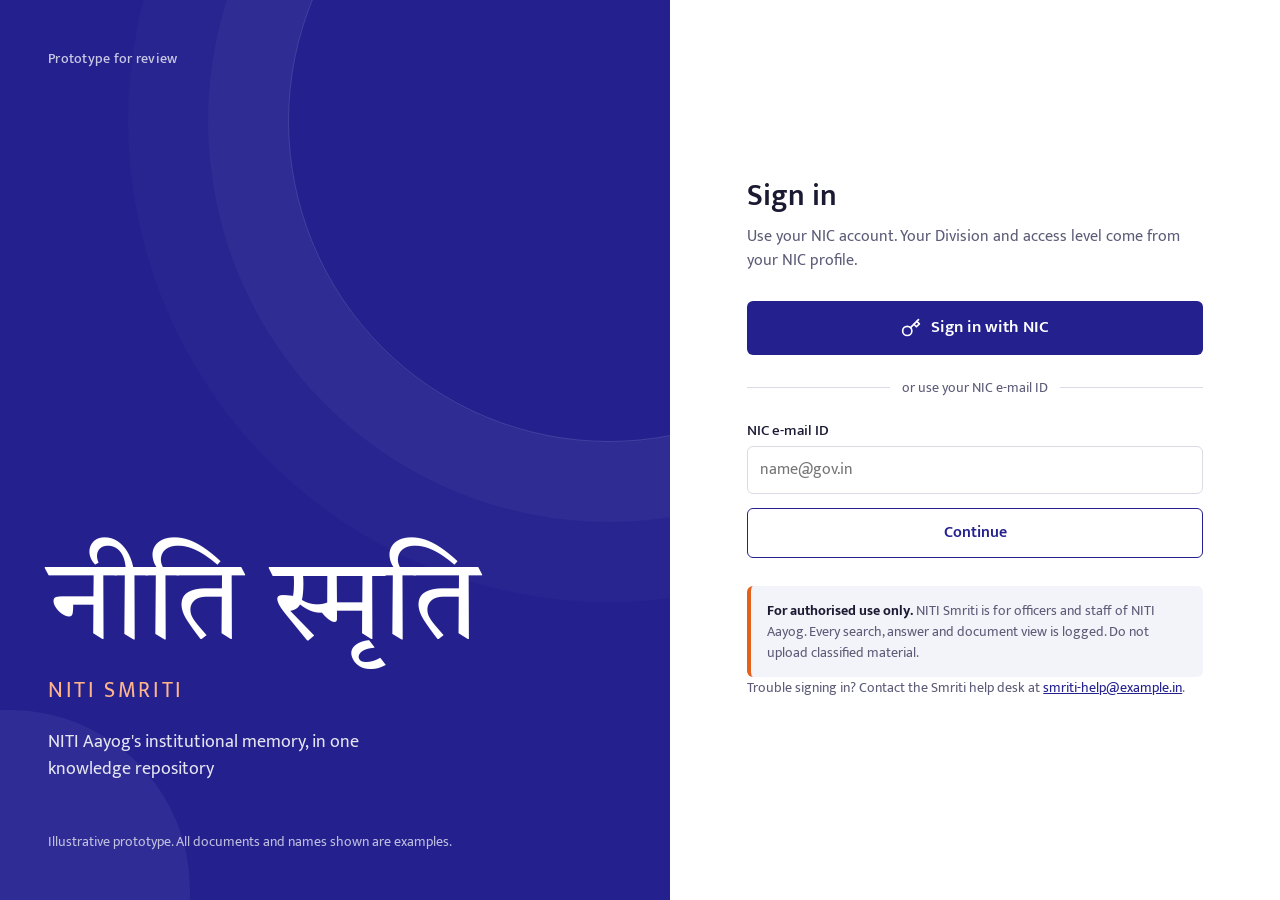
<file: index.html>
<!DOCTYPE html>
<html lang="en">
<head>
  <meta charset="utf-8">
  <meta name="viewport" content="width=device-width, initial-scale=1">
  <title>NITI Smriti | Sign in</title>
  <link rel="stylesheet" href="styles.css">
</head>
<body>
  <div class="login-page">
    <section class="login-art" aria-label="About NITI Smriti">
      <div class="wordmark"><span class="en">Prototype for review</span></div>
      <div class="big">
        <span class="hi" lang="hi">नीति स्मृति</span>
        <span class="en">NITI SMRITI</span>
        <p>NITI Aayog's institutional memory, in one knowledge repository</p>
      </div>
      <div class="foot">Illustrative prototype. All documents and names shown are examples.</div>
    </section>

    <section class="login-form">
      <h1>Sign in</h1>
      <p>Use your NIC account. Your Division and access level come from your NIC profile.</p>

      <a class="btn-nic" href="home.html#/">
        <svg width="20" height="20" viewBox="0 0 24 24" fill="none" stroke="currentColor" stroke-width="2" stroke-linecap="round" stroke-linejoin="round" aria-hidden="true"><circle cx="7.5" cy="15.5" r="5.5"/><path d="m21 2-9.6 9.6"/><path d="m15.5 7.5 3 3L22 7l-3-3"/></svg>
        Sign in with NIC
      </a>

      <div class="or">or use your NIC e-mail ID</div>

      <form action="home.html">
        <div class="field">
          <label for="email">NIC e-mail ID</label>
          <input id="email" type="email" placeholder="name@gov.in" autocomplete="username">
        </div>
        <button class="btn-line" type="submit">Continue</button>
      </form>

      <div class="notice">
        <strong>For authorised use only.</strong> NITI Smriti is for officers and staff of NITI Aayog. Every search, answer and document view is logged. Do not upload classified material.
      </div>
      <p class="login-help">Trouble signing in? Contact the Smriti help desk at <a href="#" onclick="return false">smriti-help@example.in</a>.</p>
    </section>
  </div>
</body>
</html>
</file>
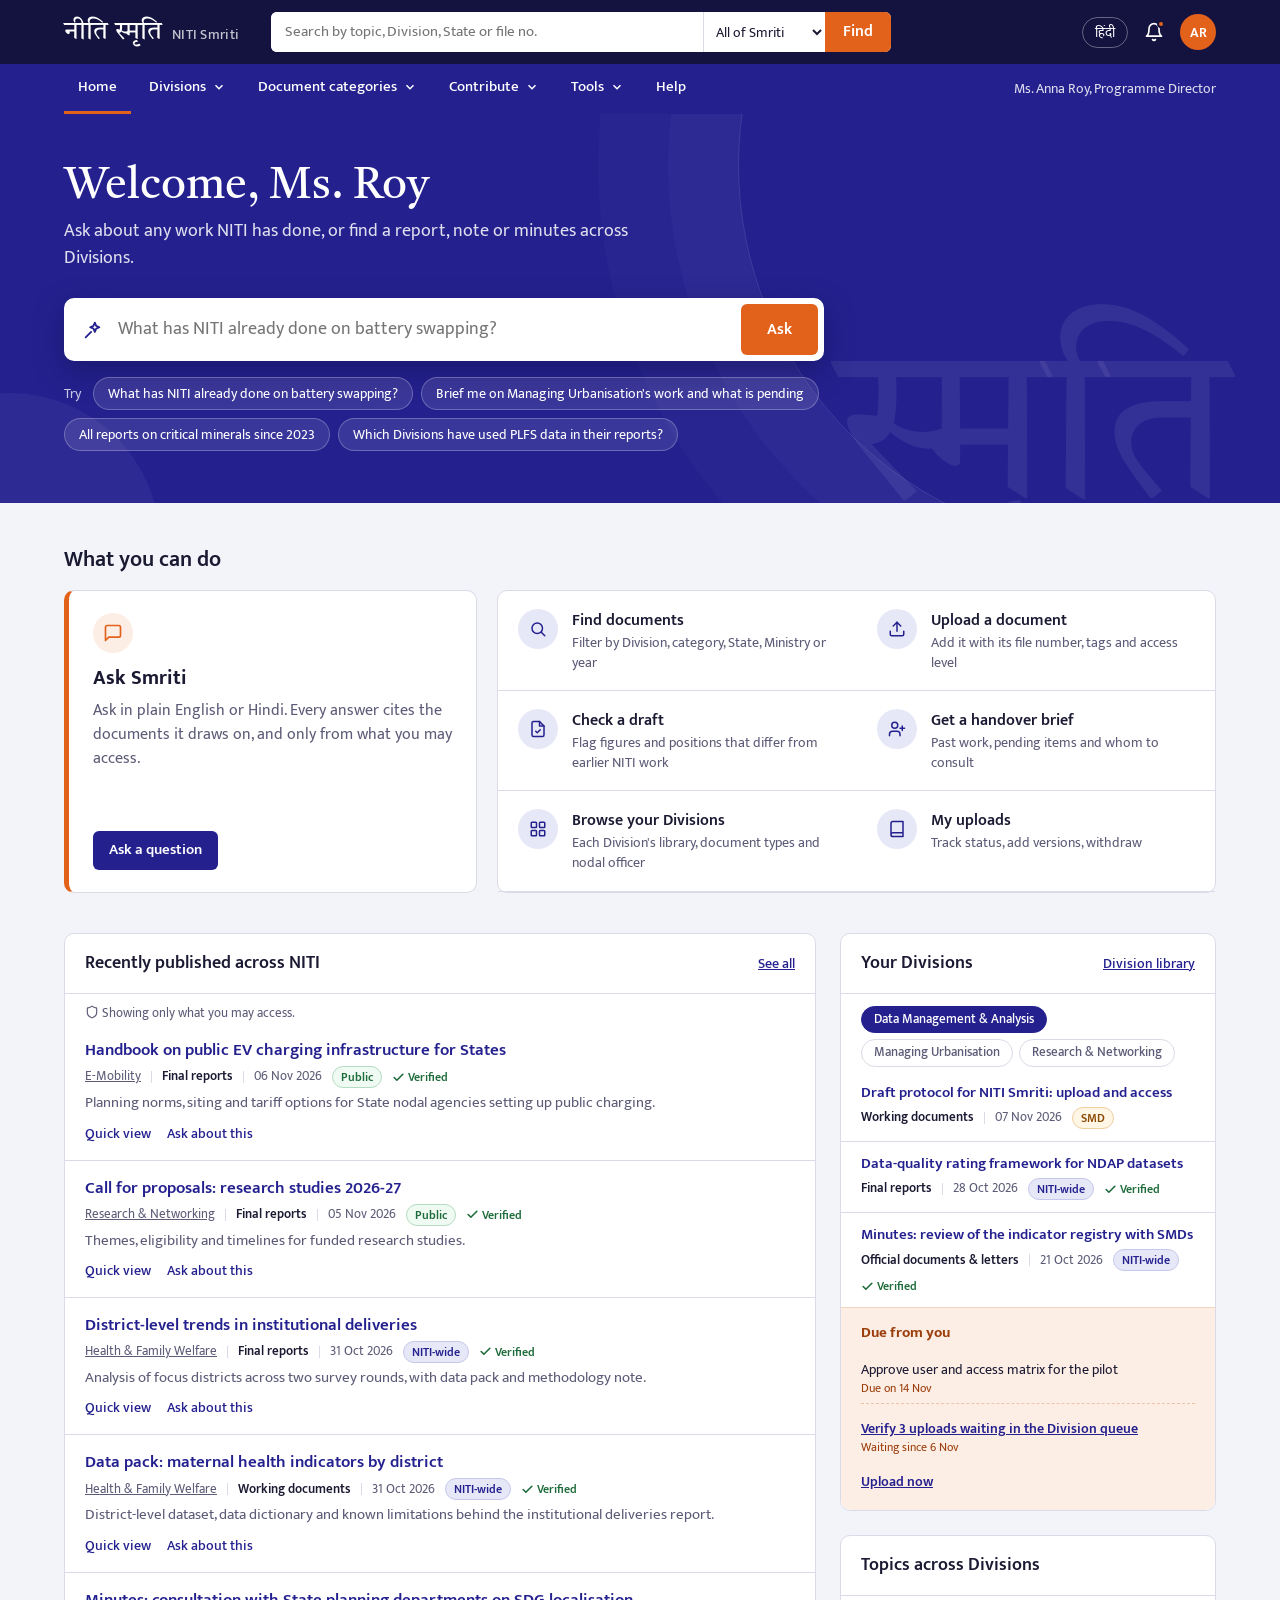
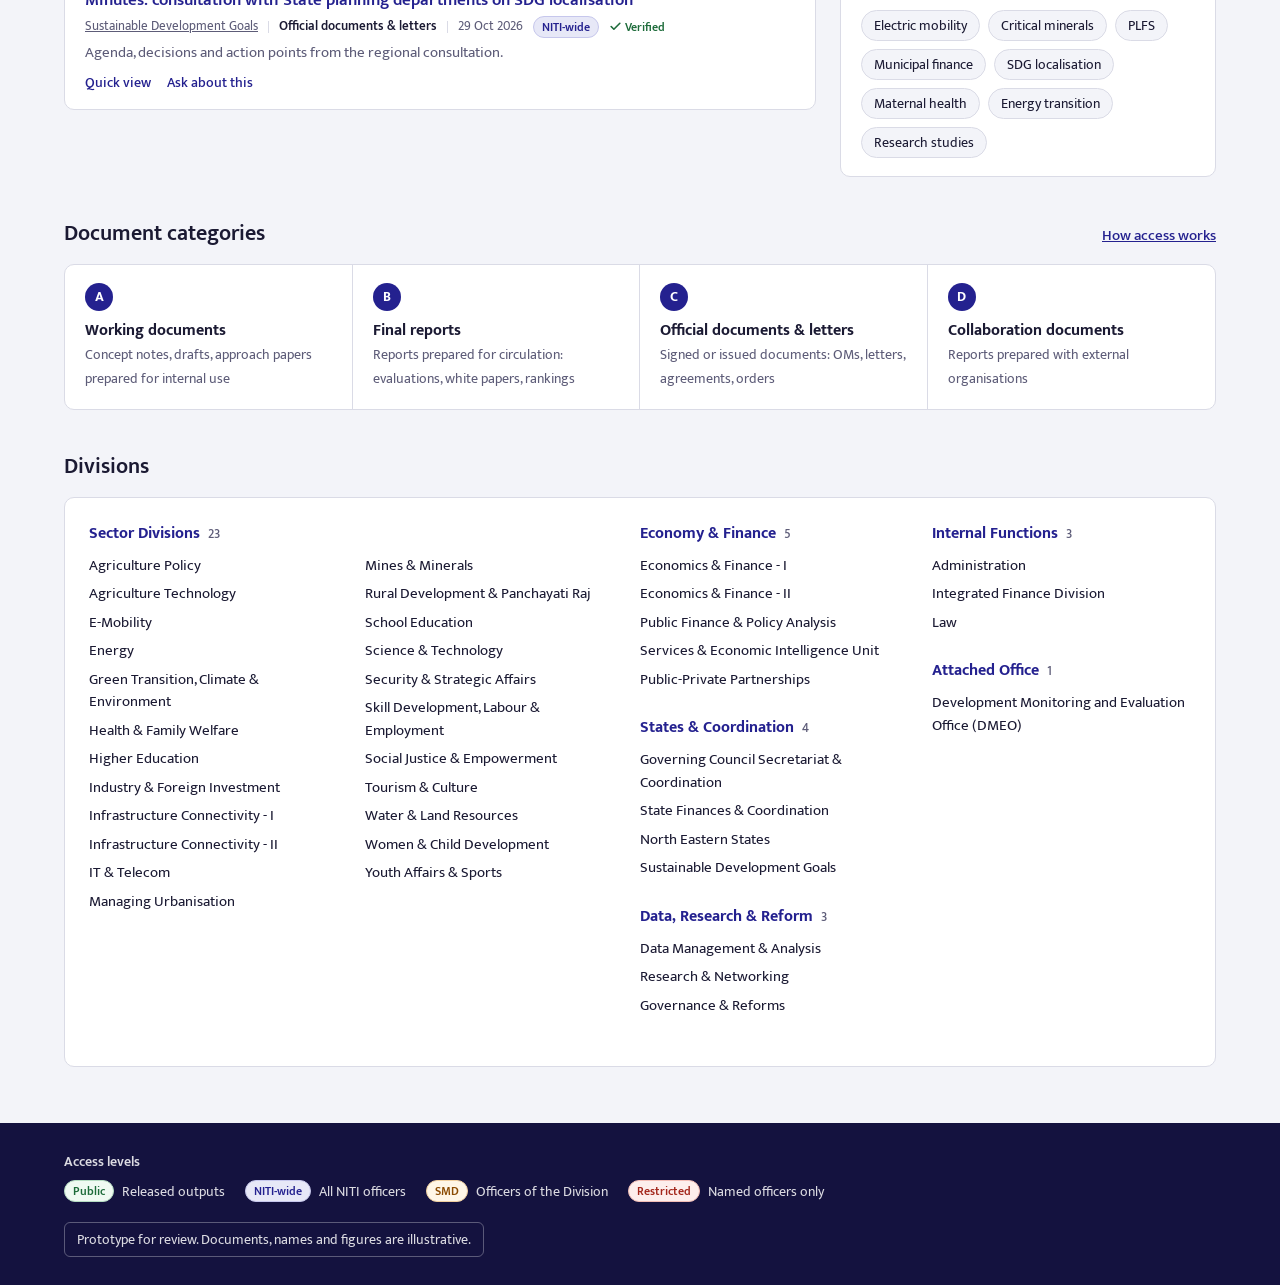
<file: home.html>
<!DOCTYPE html>
<html lang="en">
<head>
  <meta charset="utf-8">
  <meta name="viewport" content="width=device-width, initial-scale=1">
  <title>NITI Smriti</title>
  <link rel="stylesheet" href="styles.css">
</head>
<body>
  <header>
    <div class="topbar">
      <div class="wrap">
        <a class="wordmark" href="#/" aria-label="NITI Smriti home">
          <span class="hi" lang="hi">नीति स्मृति</span><span class="en">NITI Smriti</span>
        </a>
        <form class="top-search" role="search" id="topSearch">
          <label class="sr-only" for="q">Search</label>
          <input id="q" type="search" data-i18n-ph="searchPh" placeholder="Search by topic, Division, State or file no.">
          <label class="sr-only" for="scope">Search in</label>
          <select id="scope">
            <option data-i18n="scopeAll">All of Smriti</option>
            <option data-i18n="scopeMine">My Division</option>
            <option data-i18n="scopePub">Published only</option>
          </select>
          <button type="submit"><span data-i18n="find">Find</span></button>
        </form>
        <div class="top-actions">
          <button class="lang" id="langBtn" type="button" aria-label="Switch language">हिंदी</button>
          <button class="icon-btn" type="button" aria-label="Notifications" data-href="#/notifications">
            <svg width="20" height="20" viewBox="0 0 24 24" fill="none" stroke="currentColor" stroke-width="2" stroke-linecap="round" stroke-linejoin="round" aria-hidden="true"><path d="M6 8a6 6 0 0 1 12 0c0 7 3 9 3 9H3s3-2 3-9"/><path d="M10.3 21a1.94 1.94 0 0 0 3.4 0"/></svg>
            <span class="dot"></span>
          </button>
          <button class="avatar" type="button" aria-label="Your profile" data-href="#/profile" id="avatar">AR</button>
        </div>
      </div>
    </div>

    <nav class="mainnav" aria-label="Main">
      <div class="wrap">
        <div class="navitem"><a class="navbtn" href="#/" data-route="home" data-i18n="home">Home</a></div>
        <div class="navitem">
          <button class="navbtn" type="button" aria-expanded="false"><span data-i18n="divisions">Divisions</span> <svg width="14" height="14" viewBox="0 0 24 24" fill="none" stroke="currentColor" stroke-width="2.5" aria-hidden="true"><path d="m6 9 6 6 6-6"/></svg></button>
          <div class="dropdown"><div class="wrap"><div class="mega" id="megaDivisions"></div></div></div>
        </div>
        <div class="navitem">
          <button class="navbtn" type="button" aria-expanded="false"><span data-i18n="categories">Document categories</span> <svg width="14" height="14" viewBox="0 0 24 24" fill="none" stroke="currentColor" stroke-width="2.5" aria-hidden="true"><path d="m6 9 6 6 6-6"/></svg></button>
          <div class="dropdown"><div class="wrap"><div class="menu-cols" id="megaCats"></div></div></div>
        </div>
        <div class="navitem">
          <button class="navbtn" type="button" aria-expanded="false"><span data-i18n="contribute">Contribute</span> <svg width="14" height="14" viewBox="0 0 24 24" fill="none" stroke="currentColor" stroke-width="2.5" aria-hidden="true"><path d="m6 9 6 6 6-6"/></svg></button>
          <div class="dropdown"><div class="wrap"><div class="menu-cols">
            <div class="menu-col"><ul>
              <li><a href="#/upload">Upload a document</a><p>Add a report, note or minutes with its details</p></li>
              <li><a href="#/uploads">My uploads</a><p>Your documents, versions and their status</p></li>
            </ul></div>
            <div class="menu-col"><ul>
              <li><a href="#/uploads?tab=library">Division library</a><p>Everything your Divisions have deposited</p></li>
              <li><a href="#/queue">Verification queue</a><p>Uploads waiting for you to verify</p></li>
              <li><a href="#/help?s=protocol">Upload protocol</a><p>What to upload, when, and at which access level</p></li>
            </ul></div>
          </div></div></div>
        </div>
        <div class="navitem">
          <button class="navbtn" type="button" aria-expanded="false"><span data-i18n="tools">Tools</span> <svg width="14" height="14" viewBox="0 0 24 24" fill="none" stroke="currentColor" stroke-width="2.5" aria-hidden="true"><path d="m6 9 6 6 6-6"/></svg></button>
          <div class="dropdown"><div class="wrap"><div class="menu-cols">
            <div class="menu-col"><ul>
              <li><a href="#/ask">Ask Smriti</a><p>Ask a question, get an answer with sources</p></li>
              <li><a href="#/check">Check a draft</a><p>Find figures and positions that differ from earlier NITI work</p></li>
            </ul></div>
            <div class="menu-col"><ul>
              <li><a href="#/handover">Handover brief</a><p>Past work, pending items and whom to consult</p></li>
            </ul></div>
          </div></div></div>
        </div>
        <div class="navitem"><a class="navbtn" href="#/help" data-route="help" data-i18n="help">Help</a></div>
        <span class="whoami" id="whoami"></span>
      </div>
    </nav>
  </header>

  <main id="view" tabindex="-1"></main>

  <div class="drawer-scrim" id="scrim" hidden></div>
  <aside class="drawer" id="drawer" aria-label="Quick view" hidden></aside>

  <footer>
    <div class="wrap">
      <div>
        <div style="margin-bottom:8px;font-weight:600">Access levels</div>
        <div class="legend">
          <div><span class="badge Public">Public</span> Released outputs</div>
          <div><span class="badge NITI-wide">NITI-wide</span> All NITI officers</div>
          <div><span class="badge SMD">SMD</span> Officers of the Division</div>
          <div><span class="badge Restricted">Restricted</span> Named officers only</div>
        </div>
      </div>
      <div class="proto">Prototype for review. Documents, names and figures are illustrative.</div>
    </div>
  </footer>

  <div class="toast" id="toast" role="status" aria-live="polite"></div>

  <script src="data.js"></script>
  <script src="content.js"></script>
  <script src="app.js"></script>
</body>
</html>
</file>
<file: styles.css>
@import url("https://fonts.googleapis.com/css2?family=Mukta:wght@400;500;600;700&family=Tiro+Devanagari+Hindi&display=swap");

:root {
  --indigo: #24218f;
  --night: #14123f;
  --orange: #e2611b;
  --orange-soft: #fdeee5;
  --mist: #f3f4f9;
  --ink: #1b1a33;
  --muted: #5d5c78;
  --rule: #dadbe6;
  --tint: #e7e8f7;
  --white: #ffffff;
  --radius-s: 6px;
  --radius-m: 10px;
  --wrap: 1200px;
  --ui: "Mukta", "Segoe UI", system-ui, sans-serif;
  --display: "Tiro Devanagari Hindi", Georgia, serif;
}

* { box-sizing: border-box; }
html { -webkit-text-size-adjust: 100%; }
body {
  margin: 0;
  font-family: var(--ui);
  font-size: 16px;
  line-height: 1.5;
  color: var(--ink);
  background: var(--mist);
}
a { color: inherit; }
button { font: inherit; cursor: pointer; }
:focus-visible { outline: 3px solid var(--orange); outline-offset: 2px; }
.wrap { max-width: var(--wrap); margin: 0 auto; padding: 0 24px; }
.sr-only { position: absolute; width: 1px; height: 1px; overflow: hidden; clip: rect(0 0 0 0); }

/* ---------- Wordmark ---------- */
.wordmark { display: flex; align-items: baseline; gap: 10px; text-decoration: none; color: var(--white); }
.wordmark .hi { font-family: var(--display); font-size: 26px; line-height: 1; }
.wordmark .en { font-size: 14px; font-weight: 500; opacity: .75; letter-spacing: .02em; }

/* ---------- Top bar ---------- */
.topbar { background: var(--night); color: var(--white); }
.topbar .wrap { display: flex; align-items: center; gap: 20px; height: 64px; }
.top-search { flex: 1; display: flex; height: 40px; max-width: 620px; margin-left: 12px; background: var(--white); border-radius: var(--radius-s); overflow: hidden; }
.top-search input { flex: 1; border: 0; padding: 0 14px; font: inherit; font-size: 15px; min-width: 0; color: var(--ink); }
.top-search input:focus { outline: none; }
.top-search:focus-within { box-shadow: 0 0 0 3px var(--orange); }
.top-search select { border: 0; border-left: 1px solid var(--rule); background: var(--white); font: inherit; font-size: 14px; color: var(--ink); padding: 0 8px; }
.top-search button { border: 0; background: var(--orange); color: var(--white); padding: 0 18px; font-weight: 600; display: flex; align-items: center; gap: 6px; }
.top-actions { margin-left: auto; display: flex; align-items: center; gap: 6px; }
.icon-btn { position: relative; background: none; border: 0; color: var(--white); width: 40px; height: 40px; border-radius: 50%; display: grid; place-items: center; }
.icon-btn:hover { background: rgba(255,255,255,.1); }
.icon-btn .dot { position: absolute; top: 8px; right: 9px; width: 8px; height: 8px; background: var(--orange); border-radius: 50%; border: 2px solid var(--night); }
.lang { background: none; border: 1px solid rgba(255,255,255,.35); color: var(--white); border-radius: 999px; padding: 4px 12px; font-size: 14px; }
.lang:hover { border-color: var(--white); }
.avatar { width: 36px; height: 36px; border-radius: 50%; background: var(--orange); color: var(--white); display: grid; place-items: center; font-weight: 600; font-size: 14px; border: 0; }

/* ---------- Main nav ---------- */
.mainnav { background: var(--indigo); color: var(--white); position: relative; z-index: 20; }
.mainnav .wrap { display: flex; align-items: stretch; gap: 4px; }
.navitem { position: static; }
.navbtn { background: none; border: 0; color: var(--white); padding: 12px 14px; font-size: 15px; font-weight: 500; display: flex; align-items: center; gap: 6px; border-bottom: 3px solid transparent; text-decoration: none; }
.navbtn:hover, .navitem.open .navbtn { border-bottom-color: var(--orange); }
.navbtn[aria-current] { border-bottom-color: var(--orange); }
.navbtn svg { transition: transform .15s; }
.navitem.open .navbtn svg { transform: rotate(180deg); }
.whoami { margin-left: auto; align-self: center; font-size: 14px; opacity: .85; }

.dropdown { display: none; position: absolute; left: 0; right: 0; top: 100%; background: var(--white); color: var(--ink); border-bottom: 1px solid var(--rule); box-shadow: 0 18px 40px rgba(20,18,63,.18); }
.navitem.open .dropdown { display: block; }
.dropdown .wrap { padding-top: 24px; padding-bottom: 28px; }
.mega { display: grid; grid-template-columns: 2fr 1fr 1fr; gap: 28px; }
.mega h3, .menu-col h3 { font-size: 15px; margin: 0 0 8px; color: var(--indigo); }
.mega ul, .menu-col ul { list-style: none; margin: 0 0 18px; padding: 0; }
.mega li a, .menu-col li a { display: block; padding: 3px 0; text-decoration: none; font-size: 15px; }
.mega li a:hover, .menu-col li a:hover { color: var(--orange); text-decoration: underline; }
.mega .sector ul { columns: 2; column-gap: 28px; }
.menu-cols { display: flex; gap: 56px; }
.menu-col { min-width: 220px; }
.menu-col p { margin: 0; font-size: 14px; color: var(--muted); }
.menu-col li { margin-bottom: 10px; }

/* ---------- Hero ---------- */
.hero { position: relative; overflow: hidden; background: var(--indigo); color: var(--white); }
.hero::before, .hero::after { content: ""; position: absolute; border-radius: 50%; border: 1px solid rgba(255,255,255,.12); }
.hero::before { width: 760px; height: 760px; right: -220px; top: -330px; box-shadow: 0 0 0 70px rgba(255,255,255,.025), 0 0 0 140px rgba(255,255,255,.02); }
.hero::after { width: 300px; height: 300px; left: -140px; bottom: -190px; background: rgba(255,255,255,.04); border: 0; }
.hero-mark { position: absolute; right: 4%; bottom: -46px; font-family: var(--display); font-size: clamp(120px, 17vw, 240px); line-height: 1; color: rgba(255,255,255,.07); pointer-events: none; user-select: none; }
.hero .wrap { position: relative; padding-top: 48px; padding-bottom: 52px; }
.hero h1 { font-family: var(--display); font-weight: 400; font-size: clamp(30px, 4vw, 44px); line-height: 1.15; margin: 0 0 6px; }
.hero .lede { margin: 0 0 26px; font-size: 18px; max-width: 60ch; opacity: .85; }
.ask { display: flex; max-width: 760px; background: var(--white); border-radius: var(--radius-m); padding: 6px; box-shadow: 0 10px 30px rgba(10,8,50,.35); }
.ask label { display: grid; place-items: center; padding: 0 6px 0 12px; color: var(--indigo); }
.ask input { flex: 1; border: 0; font: inherit; font-size: 18px; padding: 12px 8px; min-width: 0; color: var(--ink); }
.ask input:focus { outline: none; }
.ask:focus-within { box-shadow: 0 0 0 3px var(--orange), 0 10px 30px rgba(10,8,50,.35); }
.ask button { border: 0; background: var(--orange); color: var(--white); border-radius: var(--radius-s); padding: 0 26px; font-weight: 600; font-size: 16px; }
.ask button:hover { background: #c95314; }
.suggest { display: flex; flex-wrap: wrap; gap: 8px; margin-top: 16px; max-width: 820px; }
.suggest span { font-size: 14px; opacity: .75; align-self: center; margin-right: 4px; }
.chip { background: rgba(255,255,255,.1); border: 1px solid rgba(255,255,255,.25); color: var(--white); border-radius: 999px; padding: 5px 14px; font-size: 14px; }
.chip:hover { background: rgba(255,255,255,.2); }

/* ---------- Sections ---------- */
main { padding-bottom: 56px; }
.section { margin-top: 40px; }
.section-head { display: flex; align-items: baseline; justify-content: space-between; gap: 16px; margin-bottom: 14px; }
.section-head h2 { font-size: 22px; font-weight: 600; margin: 0; }
.section-head a { font-size: 15px; color: var(--indigo); font-weight: 500; }

/* What you can do: one primary action, then a list of the rest */
.actions { display: grid; grid-template-columns: 1.15fr 2fr; gap: 20px; }
.action-primary { background: var(--white); border: 1px solid var(--rule); border-left: 5px solid var(--orange); border-radius: var(--radius-m); padding: 22px 24px; display: flex; flex-direction: column; text-decoration: none; }
.action-primary h3 { margin: 10px 0 6px; font-size: 20px; }
.action-primary p { margin: 0 0 16px; color: var(--muted); }
.action-primary .go { margin-top: auto; align-self: flex-start; background: var(--indigo); color: var(--white); padding: 8px 16px; border-radius: var(--radius-s); font-weight: 600; font-size: 15px; }
.action-primary:hover .go { background: var(--night); }
.action-list { display: grid; grid-template-columns: repeat(auto-fill, minmax(250px, 1fr)); background: var(--white); border: 1px solid var(--rule); border-radius: var(--radius-m); }
.action-item { display: flex; gap: 14px; padding: 18px 20px; text-decoration: none; border-bottom: 1px solid var(--rule); }
.action-item:hover { background: var(--mist); }
.action-item:hover strong { color: var(--indigo); text-decoration: underline; }
.action-item strong { display: block; font-size: 16px; font-weight: 600; }
.action-item div span { display: block; font-size: 14px; color: var(--muted); line-height: 1.4; }
.ico { flex: none; width: 40px; height: 40px; border-radius: 50%; display: grid; place-items: center; background: var(--tint); color: var(--indigo); }
.ico.orange { background: var(--orange-soft); color: var(--orange); }

/* Two-column feed */
.feed { display: grid; grid-template-columns: 2fr 1fr; gap: 24px; align-items: start; }
.panel { background: var(--white); border: 1px solid var(--rule); border-radius: var(--radius-m); }
.panel-head { display: flex; align-items: baseline; justify-content: space-between; padding: 16px 20px; border-bottom: 1px solid var(--rule); }
.panel-head h2 { font-size: 18px; margin: 0; font-weight: 600; }
.panel-head a { font-size: 14px; color: var(--indigo); font-weight: 500; }
.access-note { font-size: 13px; color: var(--muted); padding: 10px 20px 0; margin: 0; }

.doc { padding: 16px 20px; border-bottom: 1px solid var(--rule); }
.doc:last-child { border-bottom: 0; }
.doc h3 { margin: 0 0 4px; font-size: 17px; font-weight: 600; line-height: 1.35; }
.doc h3 a { text-decoration: none; color: var(--indigo); }
.doc h3 a:hover { text-decoration: underline; }
.doc p { margin: 4px 0 0; color: var(--muted); font-size: 15px; max-width: 72ch; }
.meta { display: flex; flex-wrap: wrap; align-items: center; gap: 6px 10px; font-size: 13px; color: var(--muted); }
.meta .sep { width: 1px; height: 12px; background: var(--rule); }
.doc-actions { display: flex; gap: 16px; margin-top: 8px; font-size: 14px; }
.doc-actions button { background: none; border: 0; padding: 0; color: var(--indigo); font-weight: 500; }
.doc-actions button:hover { text-decoration: underline; }

.badge { display: inline-flex; align-items: center; gap: 4px; font-size: 12px; font-weight: 600; padding: 1px 8px; border-radius: 999px; border: 1px solid; white-space: nowrap; }
.badge.Public { color: #1d6b3a; border-color: #b5dcc2; background: #effaf2; }
.badge.NITI-wide { color: var(--indigo); border-color: #c6c7ec; background: var(--tint); }
.badge.SMD { color: #8a4a00; border-color: #f0cf9f; background: #fff6e6; }
.badge.Restricted { color: #a3261b; border-color: #f2bdb6; background: #fdeeec; }
.cat { font-weight: 600; color: var(--ink); }

.divtabs { display: flex; flex-wrap: wrap; gap: 6px; padding: 12px 20px 4px; }
.divtabs button { border: 1px solid var(--rule); background: var(--white); color: var(--muted); border-radius: 999px; padding: 3px 12px; font-size: 13px; font-weight: 500; }
.divtabs button:hover { border-color: var(--indigo); color: var(--indigo); }
.divtabs button[aria-selected="true"] { background: var(--indigo); border-color: var(--indigo); color: var(--white); }
.mydiv .doc { padding: 12px 20px; }
.mydiv .doc h3 { font-size: 15px; }
.pending { background: var(--orange-soft); margin: 0; padding: 14px 20px 16px; border-top: 1px solid #f6d3bd; border-radius: 0 0 var(--radius-m) var(--radius-m); }
.pending h3 { margin: 0 0 8px; font-size: 15px; color: #9a3d0a; }
.pending ul { margin: 0; padding: 0; list-style: none; }
.pending li { font-size: 14px; padding: 6px 0; border-top: 1px dashed #f0c3a6; }
.pending li:first-child { border-top: 0; }
.pending small { display: block; color: #9a3d0a; }
.pending a { color: var(--indigo); font-weight: 600; font-size: 14px; display: inline-block; margin-top: 8px; }

.topics { padding: 14px 20px 18px; display: flex; flex-wrap: wrap; gap: 8px; }
.topic { border: 1px solid var(--rule); background: var(--mist); border-radius: 999px; padding: 4px 12px; font-size: 14px; text-decoration: none; }
.topic:hover { border-color: var(--indigo); color: var(--indigo); }

/* Division directory */
.directory { background: var(--white); border: 1px solid var(--rule); border-radius: var(--radius-m); padding: 24px; display: grid; grid-template-columns: 2fr 1fr 1fr; gap: 8px 32px; }
.directory h3 { font-size: 16px; margin: 0 0 6px; color: var(--indigo); display: flex; align-items: baseline; gap: 8px; }
.directory h3 small { font-weight: 500; color: var(--muted); font-size: 13px; }
.directory ul { list-style: none; padding: 0; margin: 0 0 22px; }
.directory .sector ul { columns: 2; column-gap: 32px; }
.directory li a { display: block; padding: 3px 0; text-decoration: none; font-size: 15px; }
.directory li a:hover { color: var(--orange); text-decoration: underline; }

/* Categories strip */
.cats { display: grid; grid-template-columns: repeat(4, 1fr); border: 1px solid var(--rule); border-radius: var(--radius-m); background: var(--white); }
.cats a { padding: 18px 20px; text-decoration: none; border-right: 1px solid var(--rule); }
.cats a:last-child { border-right: 0; }
.cats a:hover { background: var(--mist); }
.cats b { display: inline-grid; place-items: center; width: 28px; height: 28px; border-radius: 50%; background: var(--indigo); color: var(--white); font-size: 14px; margin-bottom: 8px; }
.cats strong { display: block; font-size: 16px; }
.cats span { font-size: 14px; color: var(--muted); }

/* Footer */
footer { background: var(--night); color: rgba(255,255,255,.85); padding: 28px 0; font-size: 14px; }
footer .wrap { display: flex; flex-wrap: wrap; gap: 20px 40px; align-items: flex-start; justify-content: space-between; }
.legend { display: flex; flex-wrap: wrap; gap: 10px 20px; }
.legend div { display: flex; align-items: center; gap: 8px; }
.proto { border: 1px solid rgba(255,255,255,.3); border-radius: var(--radius-s); padding: 6px 12px; }

/* Toast */
.toast { position: fixed; left: 50%; bottom: 24px; transform: translate(-50%, 20px); opacity: 0; background: var(--ink); color: var(--white); padding: 10px 18px; border-radius: var(--radius-s); font-size: 15px; transition: opacity .2s, transform .2s; pointer-events: none; z-index: 50; }
.toast.show { opacity: 1; transform: translate(-50%, 0); }

/* ---------- Login ---------- */
.login-page { min-height: 100vh; display: grid; grid-template-columns: 1.1fr 1fr; background: var(--white); }
.login-art { position: relative; overflow: hidden; background: var(--indigo); color: var(--white); padding: 48px; display: flex; flex-direction: column; }
.login-art::before { content: ""; position: absolute; width: 640px; height: 640px; border-radius: 50%; right: -260px; top: -200px; border: 1px solid rgba(255,255,255,.14); box-shadow: 0 0 0 80px rgba(255,255,255,.03), 0 0 0 160px rgba(255,255,255,.02); }
.login-art::after { content: ""; position: absolute; width: 360px; height: 360px; border-radius: 50%; left: -170px; bottom: -170px; background: rgba(255,255,255,.05); }
.login-art .big { position: relative; margin-top: auto; }
.login-art .big .hi { font-family: var(--display); font-size: clamp(72px, 9vw, 128px); line-height: 1.05; display: block; }
.login-art .big .en { font-size: 22px; letter-spacing: .12em; color: #ffb48a; display: block; margin-top: 4px; }
.login-art .big p { font-size: 18px; max-width: 34ch; margin: 22px 0 0; opacity: .88; }
.login-art .foot { position: relative; margin-top: 48px; font-size: 14px; opacity: .7; }
.login-form { display: flex; flex-direction: column; justify-content: center; padding: 48px clamp(28px, 6vw, 96px); max-width: 620px; }
.login-form h1 { font-size: 30px; margin: 0 0 6px; font-weight: 600; }
.login-form > p { margin: 0 0 28px; color: var(--muted); }
.btn-nic { display: flex; align-items: center; justify-content: center; gap: 10px; width: 100%; background: var(--indigo); color: var(--white); border: 0; border-radius: var(--radius-s); padding: 14px; font-size: 17px; font-weight: 600; text-decoration: none; }
.btn-nic:hover { background: var(--night); }
.or { display: flex; align-items: center; gap: 12px; color: var(--muted); font-size: 14px; margin: 22px 0; }
.or::before, .or::after { content: ""; flex: 1; height: 1px; background: var(--rule); }
.field { margin-bottom: 14px; }
.field label { display: block; font-weight: 500; font-size: 15px; margin-bottom: 4px; }
.field input { width: 100%; border: 1px solid var(--rule); border-radius: var(--radius-s); padding: 11px 12px; font: inherit; }
.field input:focus { outline: none; border-color: var(--indigo); box-shadow: 0 0 0 3px var(--tint); }
.btn-line { width: 100%; background: var(--white); color: var(--indigo); border: 1px solid var(--indigo); border-radius: var(--radius-s); padding: 12px; font-weight: 600; font-size: 16px; }
.btn-line:hover { background: var(--tint); }
.notice { margin-top: 28px; padding: 14px 16px; background: var(--mist); border-left: 4px solid var(--orange); border-radius: var(--radius-s); font-size: 14px; color: var(--muted); }
.notice strong { color: var(--ink); }
.login-help { margin-top: 18px; font-size: 14px; color: var(--muted); }
.login-help a { color: var(--indigo); }

/* ---------- Responsive ---------- */
@media (max-width: 1000px) {
  .actions, .feed { grid-template-columns: 1fr; }
  .mega, .directory { grid-template-columns: 1fr 1fr; }
  .mega .sector, .directory .sector { grid-column: 1 / -1; }
  .cats { grid-template-columns: 1fr 1fr; }
  .cats a:nth-child(2) { border-right: 0; }
  .cats a:nth-child(-n+2) { border-bottom: 1px solid var(--rule); }
  .whoami { display: none; }
}
@media (max-width: 720px) {
  .topbar .wrap { flex-wrap: wrap; height: auto; padding-top: 10px; padding-bottom: 10px; }
  .top-search { order: 3; flex-basis: 100%; margin: 6px 0 0; max-width: none; height: 42px; }
  .top-search select { display: none; }
  .mainnav .wrap { overflow-x: auto; }
  .navbtn { white-space: nowrap; padding: 10px; }
  .dropdown { position: fixed; top: auto; max-height: 70vh; overflow: auto; }
  .mega, .directory { grid-template-columns: 1fr; }
  .mega .sector ul, .directory .sector ul { columns: 1; }
  .menu-cols { flex-direction: column; gap: 8px; }
  .ask { flex-wrap: wrap; }
  .ask label { display: none; }
  .ask input { flex-basis: 100%; }
  .ask button { width: 100%; padding: 10px; }
  .hero .wrap { padding-top: 32px; padding-bottom: 36px; }
  .cats { grid-template-columns: 1fr; }
  .cats a { border-right: 0; border-bottom: 1px solid var(--rule); }
  .login-page { grid-template-columns: 1fr; }
  .login-art { padding: 32px 24px; min-height: 280px; }
  .login-art .big .hi { font-size: 72px; }
}
@media (prefers-reduced-motion: reduce) {
  * { transition: none !important; }
}

/* =====================================================================
   App screens
   ===================================================================== */
#view:focus { outline: none; }
.muted { color: var(--muted); }
.small { font-size: 14px; }
.hint { font-size: 13px; color: var(--muted); margin: 10px 0 0; }
.wrap.narrow { max-width: 900px; }
.access-note svg { vertical-align: -2px; }

/* Buttons */
.btn { display: inline-flex; align-items: center; gap: 8px; background: var(--indigo); color: var(--white); border: 1px solid var(--indigo); border-radius: var(--radius-s); padding: 9px 16px; font-weight: 600; font-size: 15px; text-decoration: none; line-height: 1.2; }
.btn:hover { background: var(--night); border-color: var(--night); }
.btn.line { background: var(--white); color: var(--indigo); }
.btn.line:hover { background: var(--tint); }
.btn.ghost { background: transparent; color: var(--muted); border-color: transparent; }
.btn.ghost:hover { color: var(--indigo); background: var(--tint); }
.btn.small { padding: 6px 12px; font-size: 14px; }
.btn:disabled { opacity: .5; cursor: not-allowed; }
.btnrow { display: flex; flex-wrap: wrap; gap: 10px; margin-top: 16px; }
.linkbtn { background: none; border: 0; padding: 0; color: var(--indigo); font-weight: 500; text-decoration: underline; margin-top: 10px; }
.chip.light { background: var(--white); color: var(--indigo); border-color: #c6c7ec; text-decoration: none; }
.chip.light:hover { background: var(--tint); }
a.chip { text-decoration: none; }
.icon-btn.dark { color: var(--ink); }
.icon-btn.dark:hover { background: var(--mist); }

/* Page header */
.pagehead { background: var(--white); border-bottom: 1px solid var(--rule); padding: 22px 0 24px; margin-bottom: 28px; }
.pagehead h1 { font-size: clamp(24px, 3vw, 32px); line-height: 1.2; margin: 4px 0 6px; font-weight: 600; max-width: 34ch; }
.pagehead p { margin: 0; color: var(--muted); max-width: 72ch; font-size: 17px; }
.crumbs { font-size: 14px; color: var(--muted); }
.crumbs a { color: var(--indigo); text-decoration: none; }
.crumbs a:hover { text-decoration: underline; }
.pill { display: inline-block; background: var(--orange-soft); color: #9a3d0a; font-size: 13px; font-weight: 600; border-radius: 999px; padding: 1px 10px; margin-left: 6px; }

/* Meta extras */
.meta a { color: inherit; }
.verified { display: inline-flex; align-items: center; gap: 3px; color: #1d6b3a; font-weight: 600; font-size: 12px; }
.src { font-size: 12px; font-weight: 600; padding: 1px 8px; border-radius: 4px; white-space: nowrap; }
.src.pub { background: #e8f1fb; color: #1b4f86; }
.src.int { background: var(--tint); color: var(--indigo); }
.src.ext { background: #f4ecfa; color: #6a2d8f; }
.doc-actions a { color: var(--indigo); font-weight: 500; text-decoration: none; }
.doc-actions a:hover { text-decoration: underline; }

/* Search results */
.results-wrap { display: grid; grid-template-columns: 270px 1fr; gap: 24px; align-items: start; padding-bottom: 20px; }
.filters { background: var(--white); border: 1px solid var(--rule); border-radius: var(--radius-m); position: sticky; top: 12px; max-height: calc(100vh - 24px); overflow: auto; }
.filters-head { display: flex; justify-content: space-between; align-items: baseline; padding: 14px 16px; border-bottom: 1px solid var(--rule); }
.filters-head h2 { font-size: 17px; margin: 0; }
.filters-head a { font-size: 14px; color: var(--indigo); }
.facet { border-bottom: 1px solid var(--rule); }
.facet summary { padding: 11px 16px; font-weight: 600; font-size: 15px; cursor: pointer; list-style: none; display: flex; justify-content: space-between; }
.facet summary::-webkit-details-marker { display: none; }
.facet summary::after { content: "+"; color: var(--muted); }
.facet[open] summary::after { content: "−"; }
.facet summary em { font-style: normal; background: var(--orange); color: var(--white); border-radius: 999px; font-size: 12px; padding: 0 7px; margin-left: auto; margin-right: 8px; }
.facet ul { list-style: none; margin: 0; padding: 0 16px 12px; }
.facet li label { display: flex; gap: 8px; align-items: baseline; font-size: 14px; padding: 3px 0; cursor: pointer; }
.facet li label span { flex: 1; }
.facet li small { color: var(--muted); }
.facet input { accent-color: var(--indigo); }
.inline-search { display: flex; gap: 8px; margin-bottom: 14px; }
.inline-search input { flex: 1; border: 1px solid var(--rule); border-radius: var(--radius-s); padding: 10px 12px; font: inherit; }
.inline-search input:focus { outline: none; border-color: var(--indigo); box-shadow: 0 0 0 3px var(--tint); }
.inline-search button { display: flex; align-items: center; gap: 6px; background: var(--orange); color: var(--white); border: 0; border-radius: var(--radius-s); padding: 0 18px; font-weight: 600; }
.results-bar { display: flex; justify-content: space-between; align-items: center; gap: 12px; flex-wrap: wrap; }
.fchips { display: inline-flex; flex-wrap: wrap; gap: 6px; margin-left: 8px; }
.fchip { display: inline-flex; align-items: center; gap: 4px; background: var(--tint); color: var(--indigo); border: 0; border-radius: 999px; padding: 2px 10px; font-size: 13px; }
.fchip:hover { background: #d6d7f2; }
.sortby { font-size: 14px; color: var(--muted); }
.sortby select { font: inherit; border: 1px solid var(--rule); border-radius: var(--radius-s); padding: 4px 6px; margin-left: 4px; color: var(--ink); }
.results .access-note { padding: 8px 0 10px; }
.results .access-note a { color: var(--indigo); }
.empty { padding: 32px 20px; text-align: center; color: var(--muted); }
.empty h3 { color: var(--ink); margin: 8px 0 4px; }
.empty a { color: var(--indigo); }
.empty.big { padding: 48px 24px; }
.empty.big svg { color: var(--indigo); }
.asklink { display: inline-flex; align-items: center; gap: 6px; margin: -12px 0 20px; color: var(--indigo); font-weight: 600; }

/* Division page */
.divhead-row { display: flex; justify-content: space-between; gap: 24px; flex-wrap: wrap; align-items: flex-end; }
.divstats { display: flex; gap: 28px; }
.divstats div { display: flex; flex-direction: column; }
.divstats b { font-size: 20px; font-weight: 600; color: var(--indigo); }
.divstats span { font-size: 13px; color: var(--muted); }
.divactions { display: flex; flex-wrap: wrap; gap: 10px; margin-top: 18px; }
.doctypes { margin-top: 18px; border-top: 1px solid var(--rule); padding-top: 12px; }
.doctypes summary { cursor: pointer; font-weight: 600; color: var(--indigo); }
.doctypes summary small { color: var(--muted); font-weight: 500; }
.doctypes ul { list-style: none; padding: 0; margin: 12px 0 0; display: flex; flex-wrap: wrap; gap: 8px; }
.doctypes li { border: 1px solid var(--rule); border-radius: 999px; padding: 3px 12px; font-size: 14px; background: var(--mist); }
.doctypes li.special { border-color: #f0c3a6; background: var(--orange-soft); }
.doctypes li small { color: var(--muted); }

/* Quick view drawer */
.drawer-scrim { position: fixed; inset: 0; background: rgba(20,18,63,.35); z-index: 40; }
.drawer { position: fixed; top: 0; right: 0; bottom: 0; width: min(480px, 100%); background: var(--white); z-index: 41; box-shadow: -20px 0 40px rgba(20,18,63,.2); transform: translateX(100%); transition: transform .2s ease-out; display: flex; flex-direction: column; }
.drawer.open { transform: none; }
.drawer-head { display: flex; justify-content: space-between; align-items: center; padding: 10px 12px 10px 20px; border-bottom: 1px solid var(--rule); font-weight: 600; color: var(--muted); }
.drawer-body { padding: 20px; overflow: auto; }
.drawer-body h2 { margin: 0 0 6px; font-size: 21px; line-height: 1.3; }
.drawer-body > p { color: var(--muted); }
.kv { display: grid; grid-template-columns: 130px 1fr; gap: 8px 12px; margin: 16px 0; font-size: 14px; }
.kv dt { color: var(--muted); }
.kv dd { margin: 0; }
.kv a { color: var(--indigo); }
.excerpt { margin: 16px 0; padding: 12px 16px; border-left: 4px solid var(--indigo); background: var(--mist); font-size: 15px; }
.excerpt cite { display: block; font-style: normal; font-size: 13px; color: var(--muted); margin-top: 6px; }

/* Document page */
.docpage { display: grid; grid-template-columns: 1fr 340px; gap: 24px; align-items: start; }
.pagehead .meta { font-size: 14px; }
.summary { padding: 20px; }
.summary p { margin: 0; font-size: 17px; }
.viewer { margin-top: 20px; background: #e9eaf2; border-radius: var(--radius-m); padding: 0 0 20px; border: 1px solid var(--rule); }
.viewer-bar { display: flex; justify-content: space-between; gap: 12px; padding: 10px 16px; font-size: 14px; color: var(--muted); border-bottom: 1px solid var(--rule); background: var(--white); border-radius: var(--radius-m) var(--radius-m) 0 0; }
.viewer-bar span:first-child { display: flex; align-items: center; gap: 6px; }
.vpage { background: var(--white); margin: 20px 20px 0; padding: 28px 36px 32px; box-shadow: 0 1px 3px rgba(20,18,63,.12); border-radius: 2px; position: relative; }
.vpage .pno { position: absolute; top: 8px; right: 12px; font-size: 12px; color: var(--muted); }
.vpage p { margin: 0; font-size: 16px; line-height: 1.7; max-width: 68ch; }
.vpage.hit { box-shadow: 0 0 0 3px var(--orange); }
mark { background: #ffe1a8; color: inherit; padding: 1px 2px; border-radius: 2px; }
h2.sub { font-size: 19px; margin: 28px 0 12px; }
.side { padding: 16px 18px; margin-bottom: 16px; }
.side h2 { font-size: 16px; margin: 0 0 10px; }
.side .kv { grid-template-columns: 112px 1fr; margin: 0; }
.tags { display: flex; flex-wrap: wrap; gap: 4px; }
.tags a { background: var(--mist); border: 1px solid var(--rule); border-radius: 999px; padding: 0 8px; font-size: 13px; text-decoration: none; }
.person { display: flex; gap: 12px; padding: 8px 0; }
.person + .person { border-top: 1px solid var(--rule); }
.pav { flex: none; width: 38px; height: 38px; border-radius: 50%; background: var(--tint); color: var(--indigo); display: grid; place-items: center; font-weight: 600; font-size: 14px; }
.person strong { display: block; }
.person div span { display: block; font-size: 14px; }
.versions { list-style: none; padding: 0; margin: 0; font-size: 14px; }
.versions li { display: flex; justify-content: space-between; padding: 4px 0; border-bottom: 1px dashed var(--rule); }
.versions li:first-child span:last-child { color: #1d6b3a; font-weight: 600; }
.linklist { list-style: none; padding: 0; margin: 0; }
.linklist li { padding: 7px 0; border-bottom: 1px solid var(--rule); font-size: 15px; }
.linklist li:last-child { border-bottom: 0; }
.linklist a { color: var(--indigo); text-decoration: none; font-weight: 500; }
.linklist a:hover { text-decoration: underline; }
.linklist span { display: block; font-size: 13px; color: var(--muted); }

/* Ask Smriti */
.askpage { padding: 8px 0 20px; }
.askhead h1 { font-family: var(--display); font-weight: 400; font-size: 38px; margin: 12px 0 4px; color: var(--indigo); }
.askhead p { margin: 0 0 18px; color: var(--muted); }
.ask.light { box-shadow: 0 0 0 1px var(--rule), 0 6px 20px rgba(20,18,63,.08); max-width: none; }
.ask.light:focus-within { box-shadow: 0 0 0 3px var(--orange); }
.starter { margin-top: 28px; }
.starter h2 { font-size: 16px; color: var(--muted); font-weight: 600; margin: 20px 0 8px; }
.starter-q { display: flex; align-items: center; gap: 10px; background: var(--white); border: 1px solid var(--rule); border-radius: var(--radius-s); padding: 12px 14px; margin-bottom: 8px; text-decoration: none; }
.starter-q:hover { border-color: var(--indigo); color: var(--indigo); }
.answer { margin-top: 24px; }
.you { display: flex; gap: 12px; align-items: center; margin-bottom: 12px; }
.you p { margin: 0; font-size: 18px; font-weight: 600; }
.you .pav { background: var(--orange); color: var(--white); }
.bot { background: var(--white); border: 1px solid var(--rule); border-radius: var(--radius-m); padding: 20px 22px; }
.bot .lead { font-size: 17px; margin-top: 0; }
.thinking { display: flex; align-items: center; gap: 6px; color: var(--muted); font-size: 15px; }
.thinking.pad { padding: 20px; }
.thinking span { width: 7px; height: 7px; border-radius: 50%; background: var(--indigo); animation: blink 1s infinite; }
.thinking span:nth-child(2) { animation-delay: .15s; }
.thinking span:nth-child(3) { animation-delay: .3s; margin-right: 6px; }
@keyframes blink { 0%, 100% { opacity: .2; } 50% { opacity: 1; } }
.answer-grid { display: grid; grid-template-columns: 1fr 300px; gap: 24px; }
.answer-text p { font-size: 17px; line-height: 1.65; margin: 0 0 14px; }
.cite { display: inline-grid; place-items: center; min-width: 20px; height: 20px; padding: 0 5px; margin: 0 2px; border-radius: 4px; background: var(--tint); color: var(--indigo); font-size: 12px; font-weight: 700; text-decoration: none; vertical-align: 2px; line-height: 1; }
.cite:hover { background: var(--indigo); color: var(--white); }
.sources h3 { font-size: 14px; margin: 0 0 8px; color: var(--muted); }
.source { display: flex; gap: 10px; padding: 10px; border: 1px solid var(--rule); border-radius: var(--radius-s); margin-bottom: 8px; text-decoration: none; }
.source:hover, .source.on { border-color: var(--indigo); background: var(--tint); }
.source .n { flex: none; width: 22px; height: 22px; border-radius: 4px; background: var(--indigo); color: var(--white); font-size: 12px; font-weight: 700; display: grid; place-items: center; }
.source strong { display: block; font-size: 14px; line-height: 1.35; color: var(--indigo); }
.source .st > span { display: block; font-size: 13px; color: var(--muted); margin-top: 2px; }
.source .badges { display: flex !important; flex-wrap: wrap; gap: 4px; margin-top: 6px !important; }
.callout { display: flex; gap: 10px; align-items: flex-start; background: var(--mist); border-radius: var(--radius-s); padding: 12px 14px; margin: 12px 0; font-size: 15px; }
.callout strong { display: block; }
.callout a { color: var(--indigo); }
.callout svg { flex: none; margin-top: 2px; color: var(--indigo); }
.callout.warn { background: var(--orange-soft); }
.callout.warn svg { color: var(--orange); }
.callout.pend ul { margin: 4px 0 0; padding-left: 18px; }
.followups { display: flex; flex-wrap: wrap; gap: 8px; margin-top: 16px; }
.fb { display: flex; align-items: center; gap: 6px; margin-top: 18px; padding-top: 12px; border-top: 1px solid var(--rule); font-size: 14px; color: var(--muted); }
.fb button { background: var(--white); border: 1px solid var(--rule); border-radius: var(--radius-s); padding: 2px 10px; font-size: 14px; color: var(--ink); }
.fb button.on { border-color: var(--indigo); background: var(--tint); }
.fbform { display: flex; gap: 8px; margin-top: 10px; }
.fbform input { flex: 1; border: 1px solid var(--rule); border-radius: var(--radius-s); padding: 6px 10px; font: inherit; }
.cards { display: grid; gap: 10px; margin: 14px 0; }
.dcard { display: block; border: 1px solid var(--rule); border-radius: var(--radius-s); padding: 12px 14px; text-decoration: none; }
.dcard:hover { border-color: var(--indigo); }
.dcard strong { display: block; color: var(--indigo); }
.dcard > span { display: block; font-size: 14px; color: var(--muted); margin: 2px 0 6px; }

/* Upload boxes (shared) */
.drop { display: flex; flex-direction: column; align-items: center; gap: 6px; text-align: center; border: 2px dashed #c6c7ec; border-radius: var(--radius-m); padding: 28px 20px; cursor: pointer; color: var(--indigo); background: #fafbff; }
.drop:hover, .drop.over { border-color: var(--indigo); background: var(--tint); }
.drop strong { color: var(--ink); font-size: 17px; }
.drop span { color: var(--muted); font-size: 14px; }
.drop input { position: absolute; width: 1px; height: 1px; opacity: 0; }
.drop:focus-within { box-shadow: 0 0 0 3px var(--orange); }
.uploadbox { padding: 24px; display: flex; flex-direction: column; align-items: center; }
.uploadbox .drop { width: 100%; }
.uploadbox .or { width: 100%; }

/* Check a draft */
.progress { padding: 24px; max-width: 640px; }
.progress h2 { margin: 0 0 10px; font-size: 20px; }
.progress ol { list-style: none; padding: 0; margin: 12px 0 16px; }
.progress li { padding: 6px 0 6px 28px; position: relative; color: var(--muted); }
.progress li::before { content: ""; position: absolute; left: 0; top: 10px; width: 14px; height: 14px; border-radius: 50%; border: 2px solid var(--rule); }
.progress li.now { color: var(--ink); font-weight: 600; }
.progress li.now::before { border-color: var(--orange); }
.progress li.done { color: var(--ink); }
.progress li.done::before { background: var(--indigo); border-color: var(--indigo); }
.bar { height: 6px; background: var(--mist); border-radius: 3px; overflow: hidden; }
.bar span { display: block; height: 100%; width: 0; background: var(--orange); transition: width .4s; }
.checkbar { display: flex; justify-content: space-between; align-items: center; gap: 12px; flex-wrap: wrap; margin-bottom: 14px; }
.checkbar > div:last-child { display: flex; align-items: center; gap: 8px; }
.countpill { background: var(--orange); color: var(--white); border-radius: 999px; padding: 2px 10px; font-size: 13px; font-weight: 600; }
.checkgrid { display: grid; grid-template-columns: 1.2fr 1fr; gap: 24px; align-items: start; }
.draft { padding: 24px 28px; font-size: 16px; line-height: 1.7; }
.draft h3 { font-size: 16px; margin: 16px 0 4px; }
.draft h3:first-child { margin-top: 0; }
.draft p { margin: 0; }
.draft mark { cursor: pointer; background: #ffd9c2; border-bottom: 2px solid var(--orange); }
.draft mark.on { background: #ffb98f; }
.flags h2 { font-size: 15px; margin: 0 0 8px; color: #9a3d0a; }
.flags h2 small { color: var(--muted); font-weight: 500; }
.flag { background: var(--white); border: 1px solid var(--rule); border-left: 4px solid var(--orange); border-radius: var(--radius-s); padding: 12px 14px; margin-bottom: 16px; cursor: pointer; }
.flag.on { box-shadow: 0 0 0 2px var(--orange); }
.flag.resolved { border-left-color: #1d6b3a; }
.flag p { margin: 0 0 8px; display: flex; gap: 8px; }
.flag p svg { flex: none; color: var(--orange); margin-top: 3px; }
.flagsrc { display: inline-flex; align-items: center; gap: 6px; font-size: 14px; color: var(--indigo); }
.decide { display: flex; gap: 6px; margin-top: 10px; }
.decide button { border: 1px solid var(--rule); background: var(--white); border-radius: var(--radius-s); padding: 3px 12px; font-size: 14px; }
.decide button:hover { border-color: var(--indigo); }
.decide button.on { background: var(--indigo); border-color: var(--indigo); color: var(--white); }
.decision { display: block; font-size: 13px; color: #1d6b3a; font-weight: 600; margin-top: 6px; }

/* Handover */
.hform { display: flex; flex-wrap: wrap; gap: 14px; align-items: flex-end; padding: 18px 20px; margin-bottom: 24px; }
.hform .field { margin: 0; flex: 1; min-width: 220px; }
.field select { width: 100%; border: 1px solid var(--rule); border-radius: var(--radius-s); padding: 10px 12px; font: inherit; background: var(--white); }
.field select:focus { outline: none; border-color: var(--indigo); box-shadow: 0 0 0 3px var(--tint); }
.brief { padding: 24px 26px; }
.brief-head { display: flex; justify-content: space-between; align-items: flex-start; gap: 12px; border-bottom: 1px solid var(--rule); padding-bottom: 14px; margin-bottom: 8px; }
.brief-head h2 { margin: 0; font-size: 22px; }
.brief-head p { margin: 2px 0 0; font-size: 14px; }
.brief-grid { display: grid; grid-template-columns: 1.3fr 1fr; gap: 32px; }
.brief h3 { font-size: 15px; color: var(--indigo); margin: 18px 0 8px; }
.brief p { margin: 0 0 12px; line-height: 1.65; }
.refs { padding-left: 20px; font-size: 14px; margin: 14px 0 0; }
.refs li { margin-bottom: 6px; }
.refs a { color: var(--indigo); margin-right: 4px; }
.pendlist { margin: 0; padding-left: 18px; }
.pendlist li { margin-bottom: 6px; }

/* Upload form */
.upgrid { display: grid; grid-template-columns: 1fr 320px; gap: 24px; align-items: start; }
.upform { padding: 8px 26px 26px; }
.upform section, .upform fieldset { border: 0; padding: 0; margin: 0; border-top: 1px solid var(--rule); padding-top: 4px; margin-top: 18px; min-width: 0; }
.upform section:first-child { border-top: 0; margin-top: 0; }
.upform fieldset:disabled { opacity: .45; }
.upform h2 { display: flex; align-items: center; gap: 10px; flex-wrap: wrap; font-size: 18px; margin: 16px 0 14px; }
.step { display: inline-grid; place-items: center; width: 26px; height: 26px; border-radius: 50%; background: var(--indigo); color: var(--white); font-size: 14px; }
.aihint { display: inline-flex; align-items: center; gap: 4px; font-size: 13px; font-weight: 500; color: #9a3d0a; background: var(--orange-soft); border-radius: 999px; padding: 2px 10px; }
.grid2 { display: grid; grid-template-columns: 1fr 1fr; gap: 0 16px; }
.span2 { grid-column: 1 / -1; }
.field input.suggested, .field select.suggested { background: #fffaf6; border-color: #f0c3a6; }
.filechip { display: inline-flex; align-items: center; gap: 8px; margin-top: 12px; background: var(--tint); border-radius: var(--radius-s); padding: 6px 12px; color: var(--indigo); }
.accesspick { display: grid; grid-template-columns: 1fr 1fr; gap: 10px; }
.acard { display: flex; gap: 10px; align-items: flex-start; border: 1px solid var(--rule); border-radius: var(--radius-s); padding: 12px; cursor: pointer; font-size: 14px; }
.acard:has(input:checked) { border-color: var(--indigo); box-shadow: 0 0 0 1px var(--indigo); background: #fafbff; }
.acard input { margin-top: 3px; accent-color: var(--indigo); }
.acard > span { display: flex; flex-direction: column; gap: 4px; align-items: flex-start; color: var(--muted); }
.label { font-weight: 600; margin: 14px 0 6px; }
.peoplepick { display: grid; grid-template-columns: 1fr 1fr; gap: 4px 16px; max-height: 180px; overflow: auto; border: 1px solid var(--rule); border-radius: var(--radius-s); padding: 10px 12px; font-size: 14px; }
.peoplepick .muted { font-size: 12px; }
.declare { display: flex; gap: 10px; align-items: flex-start; margin-top: 18px; padding: 12px 14px; background: var(--mist); border-radius: var(--radius-s); font-weight: 500; }
.declare input { margin-top: 4px; accent-color: var(--indigo); }
.err { color: #a3261b; font-weight: 600; min-height: 1.5em; margin: 10px 0 0; }
.rules { list-style: none; padding: 0; margin: 0 0 10px; font-size: 14px; }
.rules li { padding: 6px 0; border-bottom: 1px solid var(--rule); }
.rules strong { display: block; }
.side a { color: var(--indigo); font-size: 14px; }
.done { padding: 36px; text-align: center; }
.tick { width: 64px; height: 64px; border-radius: 50%; background: #effaf2; color: #1d6b3a; display: grid; place-items: center; margin: 0 auto 12px; }
.done h2 { margin: 0 0 6px; }
.done .btnrow { justify-content: center; }
.flow { display: flex; justify-content: center; flex-wrap: wrap; gap: 8px; list-style: none; padding: 0; margin: 22px 0 6px; font-size: 14px; }
.flow li { border: 1px solid var(--rule); border-radius: 999px; padding: 4px 14px; color: var(--muted); }
.flow li.ok { background: #effaf2; border-color: #b5dcc2; color: #1d6b3a; }
.flow li.now { background: var(--orange-soft); border-color: #f0c3a6; color: #9a3d0a; font-weight: 600; }

/* Tables */
.tabs { display: flex; align-items: center; gap: 4px; border-bottom: 1px solid var(--rule); margin-bottom: 16px; }
.tabs [role=tab] { padding: 10px 14px; text-decoration: none; font-weight: 600; color: var(--muted); border-bottom: 3px solid transparent; margin-bottom: -1px; }
.tabs [role=tab][aria-selected=true] { color: var(--indigo); border-bottom-color: var(--orange); }
.tabs [role=tab] small { font-weight: 500; }
.tabs .btn { margin-left: auto; }
.tablewrap { overflow-x: auto; }
.tbl { width: 100%; border-collapse: collapse; font-size: 15px; }
.tbl th { text-align: left; font-size: 13px; color: var(--muted); font-weight: 600; padding: 10px 14px; border-bottom: 1px solid var(--rule); background: var(--mist); white-space: nowrap; }
.tbl td { padding: 12px 14px; border-bottom: 1px solid var(--rule); vertical-align: top; }
.tbl tr:last-child td { border-bottom: 0; }
.tbl td a { color: var(--indigo); font-weight: 500; text-decoration: none; }
.tbl td a:hover { text-decoration: underline; }
.tbl .sub { display: block; font-size: 13px; color: var(--muted); }
.tbl tr.dim td { opacity: .55; }
.state { font-size: 13px; font-weight: 600; border-radius: 4px; padding: 1px 8px; white-space: nowrap; background: #effaf2; color: #1d6b3a; }
.state.Submitted { background: var(--orange-soft); color: #9a3d0a; }
.state.Withdrawn, .state.Returned { background: var(--mist); color: var(--muted); }
.rowacts { white-space: nowrap; }
.rowacts button { background: none; border: 0; color: var(--indigo); font-weight: 500; font-size: 14px; padding: 0 6px; }
.rowacts button:hover { text-decoration: underline; }
.rowacts button.danger { color: #a3261b; }

/* Queue */
.queue { display: grid; gap: 14px; }
.qitem { display: flex; justify-content: space-between; gap: 20px; padding: 18px 20px; align-items: center; transition: opacity .25s; }
.qitem.leaving { opacity: 0; }
.qitem.held { border-left: 4px solid #a3261b; }
.qitem h2 { font-size: 17px; margin: 0 0 4px; }
.heldtag { display: inline-flex; align-items: center; gap: 4px; color: #a3261b; font-size: 13px; font-weight: 600; margin-bottom: 4px; }
.qnote { margin: 8px 0 0; font-size: 14px; background: var(--orange-soft); color: #9a3d0a; padding: 6px 10px; border-radius: var(--radius-s); }
.qacts { display: flex; gap: 8px; align-items: center; flex: none; }
.qacts select { font: inherit; font-size: 14px; border: 1px solid var(--rule); border-radius: var(--radius-s); padding: 5px 8px; }

/* Help */
.helpgrid { display: grid; grid-template-columns: 220px 1fr; gap: 24px; align-items: start; }
.helpnav { position: sticky; top: 12px; display: flex; flex-direction: column; background: var(--white); border: 1px solid var(--rule); border-radius: var(--radius-m); overflow: hidden; }
.helpnav a { padding: 10px 16px; text-decoration: none; border-bottom: 1px solid var(--rule); font-size: 15px; }
.helpnav a:last-child { border-bottom: 0; }
.helpnav a:hover { background: var(--mist); color: var(--indigo); }
.helpbody { display: grid; gap: 20px; }
.prose { padding: 22px 26px; scroll-margin-top: 12px; }
.prose h2 { font-size: 20px; margin: 0 0 10px; }
.prose p { max-width: 75ch; }
.prose .tbl { margin: 12px 0; }
.prose ul a { color: var(--indigo); }
.matrix td.y { color: #1d6b3a; font-weight: 600; }
.matrix td.n { color: #a3261b; font-weight: 600; background: #fdf6f5; }
.protocol { padding-left: 22px; }
.protocol li { margin-bottom: 10px; max-width: 75ch; }

/* Notifications */
.notif { display: flex; gap: 14px; align-items: center; padding: 14px 18px; border-bottom: 1px solid var(--rule); text-decoration: none; }
.notif:last-child { border-bottom: 0; }
.notif:hover { background: var(--mist); }
.notif > span:nth-child(2) { flex: 1; }
.notif strong { display: block; font-weight: 500; }
.notif .muted { font-size: 13px; }

@media (max-width: 1000px) {
  .results-wrap, .docpage, .upgrid, .checkgrid, .brief-grid, .helpgrid, .answer-grid { grid-template-columns: 1fr; }
  .filters, .helpnav { position: static; max-height: none; }
  .filters .facet:not([open]) { display: block; }
}
@media (max-width: 720px) {
  .grid2, .accesspick, .peoplepick { grid-template-columns: 1fr; }
  .qitem { flex-direction: column; align-items: flex-start; }
  .divstats { gap: 18px; flex-wrap: wrap; }
  .vpage { margin: 12px 10px 0; padding: 22px 18px; }
  .kv { grid-template-columns: 1fr; gap: 2px; }
  .kv dd { margin-bottom: 8px; }
  .tabs { flex-wrap: wrap; }
}
.drawer[hidden], .drawer-scrim[hidden] { display: none; }
main#view { min-height: calc(100vh - 260px); }
.nowrap { white-space: nowrap; }
.results-wrap > *, .docpage > *, .upgrid > *, .checkgrid > *, .helpgrid > *, .answer-grid > *, .brief-grid > * { min-width: 0; }
@media (max-width: 1000px) {
  .results { order: -1; }
  .inline-search button { padding: 0 12px; }
}
.inline-search input { min-width: 0; }
</file>
